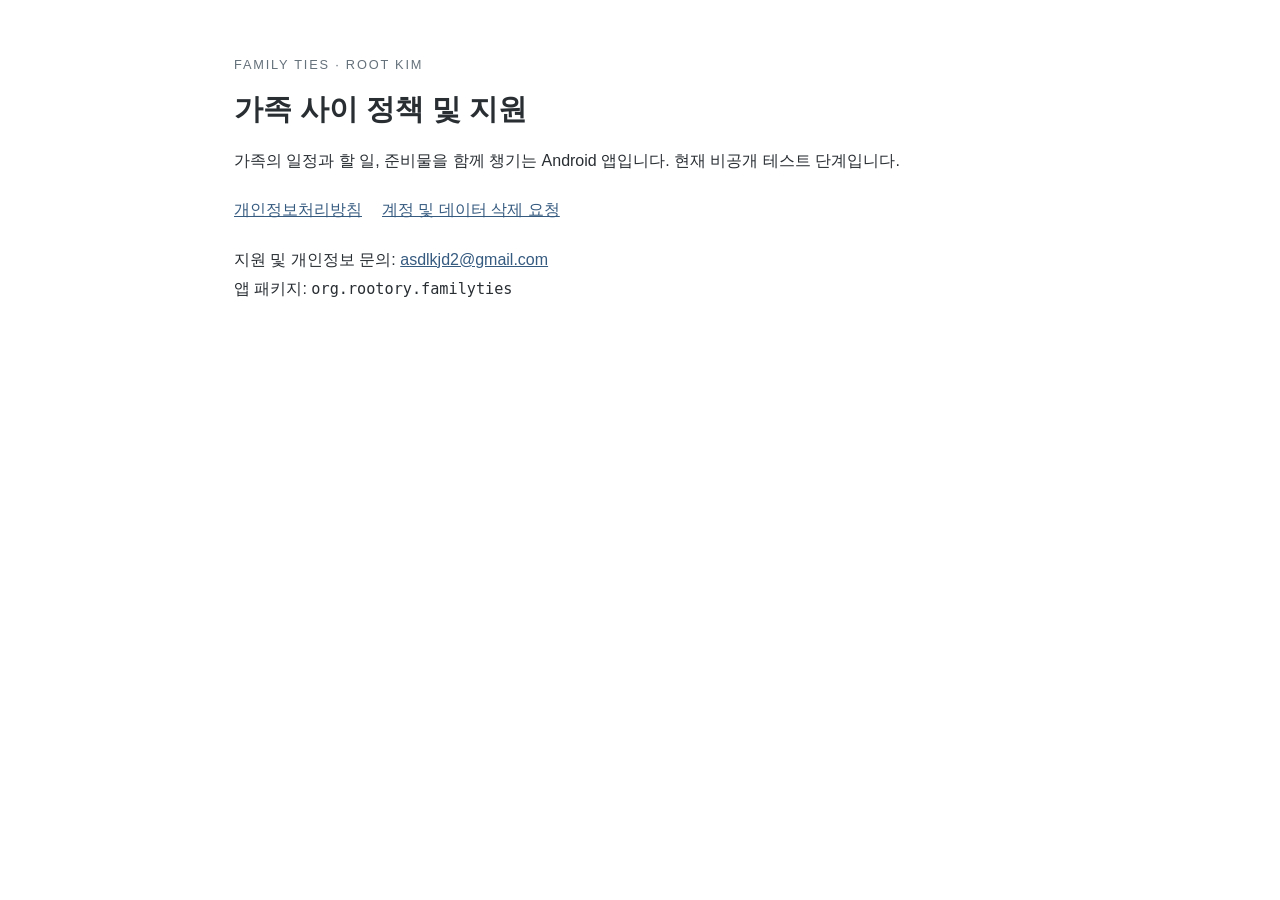
<file: index.html>
<!doctype html><html lang="ko"><head><meta charset="utf-8"><meta name="viewport" content="width=device-width,initial-scale=1"><title>가족 사이 정책 및 지원</title><link rel="stylesheet" href="style.css"></head><body><main>
<p class="eyebrow">FAMILY TIES · ROOT KIM</p><h1>가족 사이 정책 및 지원</h1><p>가족의 일정과 할 일, 준비물을 함께 챙기는 Android 앱입니다. 현재 비공개 테스트 단계입니다.</p>
<nav><a href="privacy_policy.html">개인정보처리방침</a><a href="delete_account.html">계정 및 데이터 삭제 요청</a></nav>
<p>지원 및 개인정보 문의: <a href="mailto:asdlkjd2@gmail.com">asdlkjd2@gmail.com</a><br>앱 패키지: <code>org.rootory.familyties</code></p>
</main></body></html>
</file>
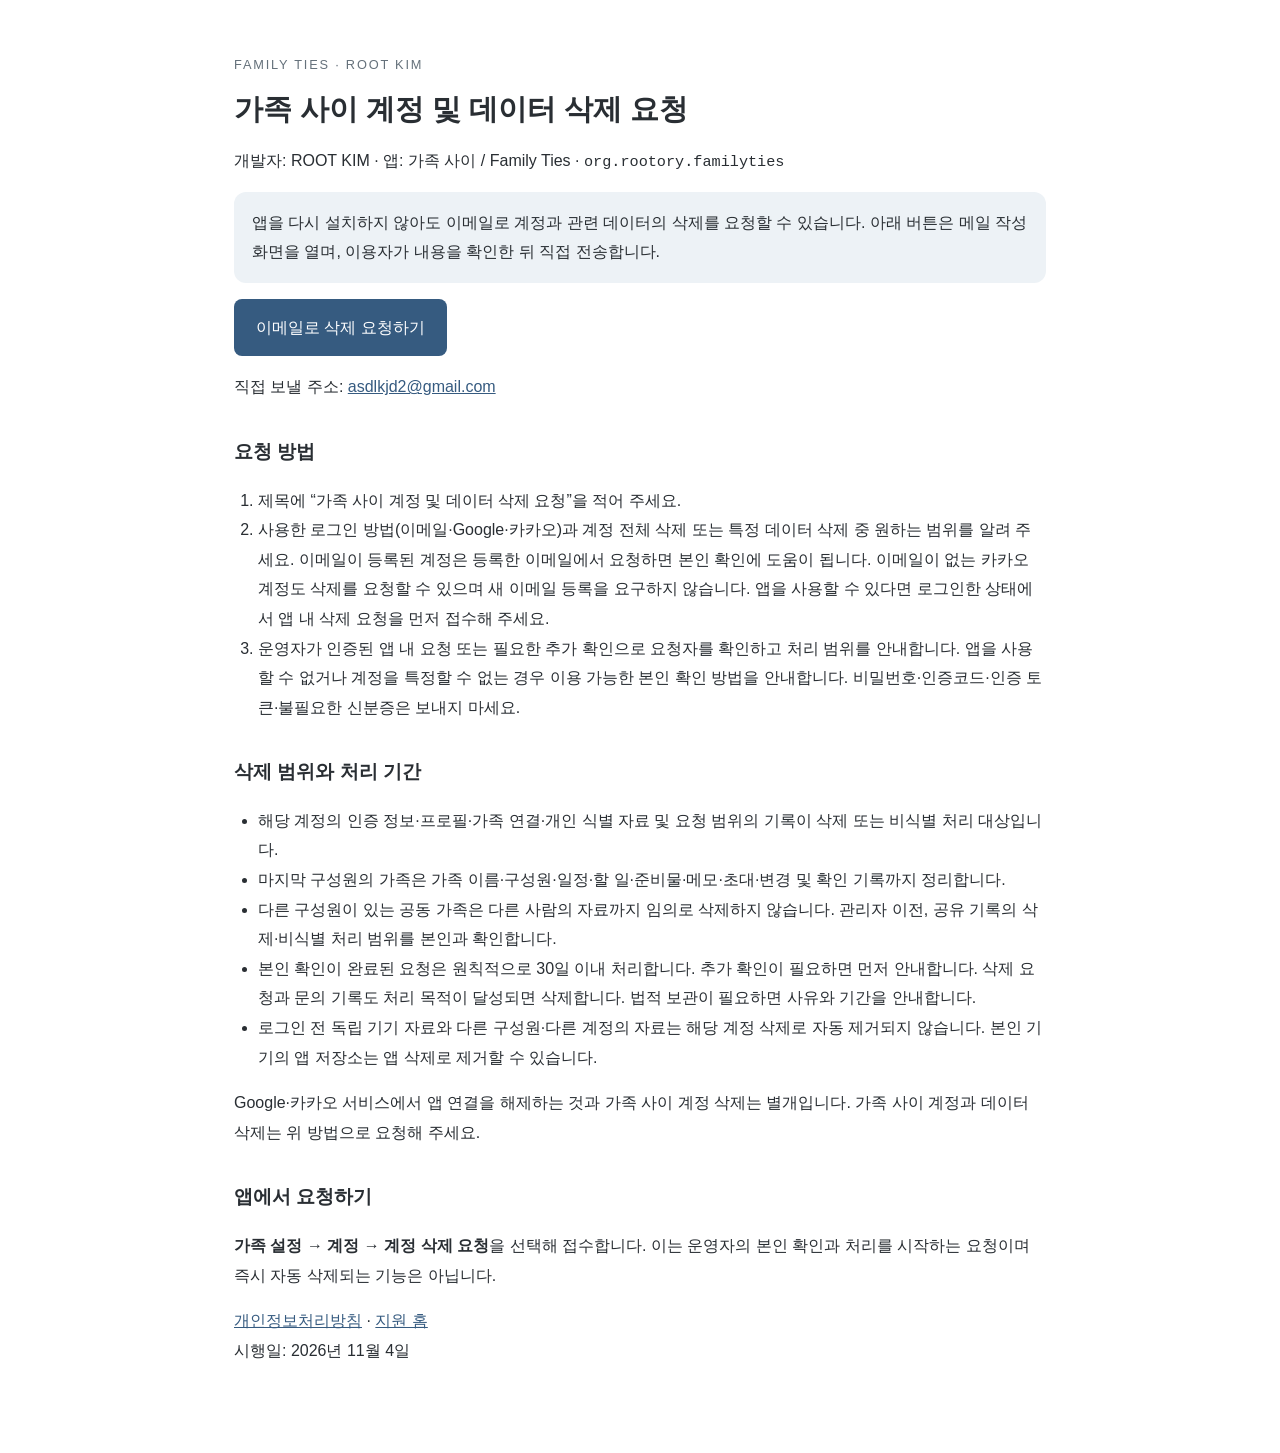
<file: delete_account.html>
<!doctype html><html lang="ko"><head><meta charset="utf-8"><meta name="viewport" content="width=device-width,initial-scale=1"><title>가족 사이 계정 및 데이터 삭제 요청</title><link rel="stylesheet" href="style.css"></head><body><main>
<p class="eyebrow">FAMILY TIES · ROOT KIM</p><h1>가족 사이 계정 및 데이터 삭제 요청</h1><p>개발자: ROOT KIM · 앱: 가족 사이 / Family Ties · <code>org.rootory.familyties</code></p>
<p class="notice">앱을 다시 설치하지 않아도 이메일로 계정과 관련 데이터의 삭제를 요청할 수 있습니다. 아래 버튼은 메일 작성 화면을 열며, 이용자가 내용을 확인한 뒤 직접 전송합니다.</p>
<p><a class="request" href="mailto:asdlkjd2@gmail.com?subject=%EA%B0%80%EC%A1%B1%20%EC%82%AC%EC%9D%B4%20%EA%B3%84%EC%A0%95%20%EB%B0%8F%20%EB%8D%B0%EC%9D%B4%ED%84%B0%20%EC%82%AD%EC%A0%9C%20%EC%9A%94%EC%B2%AD">이메일로 삭제 요청하기</a></p><p>직접 보낼 주소: <a href="mailto:asdlkjd2@gmail.com">asdlkjd2@gmail.com</a></p>
<h2>요청 방법</h2><ol><li>제목에 “가족 사이 계정 및 데이터 삭제 요청”을 적어 주세요.</li><li>사용한 로그인 방법(이메일·Google·카카오)과 계정 전체 삭제 또는 특정 데이터 삭제 중 원하는 범위를 알려 주세요. 이메일이 등록된 계정은 등록한 이메일에서 요청하면 본인 확인에 도움이 됩니다. 이메일이 없는 카카오 계정도 삭제를 요청할 수 있으며 새 이메일 등록을 요구하지 않습니다. 앱을 사용할 수 있다면 로그인한 상태에서 앱 내 삭제 요청을 먼저 접수해 주세요.</li><li>운영자가 인증된 앱 내 요청 또는 필요한 추가 확인으로 요청자를 확인하고 처리 범위를 안내합니다. 앱을 사용할 수 없거나 계정을 특정할 수 없는 경우 이용 가능한 본인 확인 방법을 안내합니다. 비밀번호·인증코드·인증 토큰·불필요한 신분증은 보내지 마세요.</li></ol>
<h2>삭제 범위와 처리 기간</h2><ul><li>해당 계정의 인증 정보·프로필·가족 연결·개인 식별 자료 및 요청 범위의 기록이 삭제 또는 비식별 처리 대상입니다.</li><li>마지막 구성원의 가족은 가족 이름·구성원·일정·할 일·준비물·메모·초대·변경 및 확인 기록까지 정리합니다.</li><li>다른 구성원이 있는 공동 가족은 다른 사람의 자료까지 임의로 삭제하지 않습니다. 관리자 이전, 공유 기록의 삭제·비식별 처리 범위를 본인과 확인합니다.</li><li>본인 확인이 완료된 요청은 원칙적으로 30일 이내 처리합니다. 추가 확인이 필요하면 먼저 안내합니다. 삭제 요청과 문의 기록도 처리 목적이 달성되면 삭제합니다. 법적 보관이 필요하면 사유와 기간을 안내합니다.</li><li>로그인 전 독립 기기 자료와 다른 구성원·다른 계정의 자료는 해당 계정 삭제로 자동 제거되지 않습니다. 본인 기기의 앱 저장소는 앱 삭제로 제거할 수 있습니다.</li></ul>
<p>Google·카카오 서비스에서 앱 연결을 해제하는 것과 가족 사이 계정 삭제는 별개입니다. 가족 사이 계정과 데이터 삭제는 위 방법으로 요청해 주세요.</p>
<h2>앱에서 요청하기</h2><p><strong>가족 설정 → 계정 → 계정 삭제 요청</strong>을 선택해 접수합니다. 이는 운영자의 본인 확인과 처리를 시작하는 요청이며 즉시 자동 삭제되는 기능은 아닙니다.</p>
<p><a href="privacy_policy.html">개인정보처리방침</a> · <a href="index.html">지원 홈</a><br>시행일: 2026년 11월 4일</p>
</main></body></html>
</file>
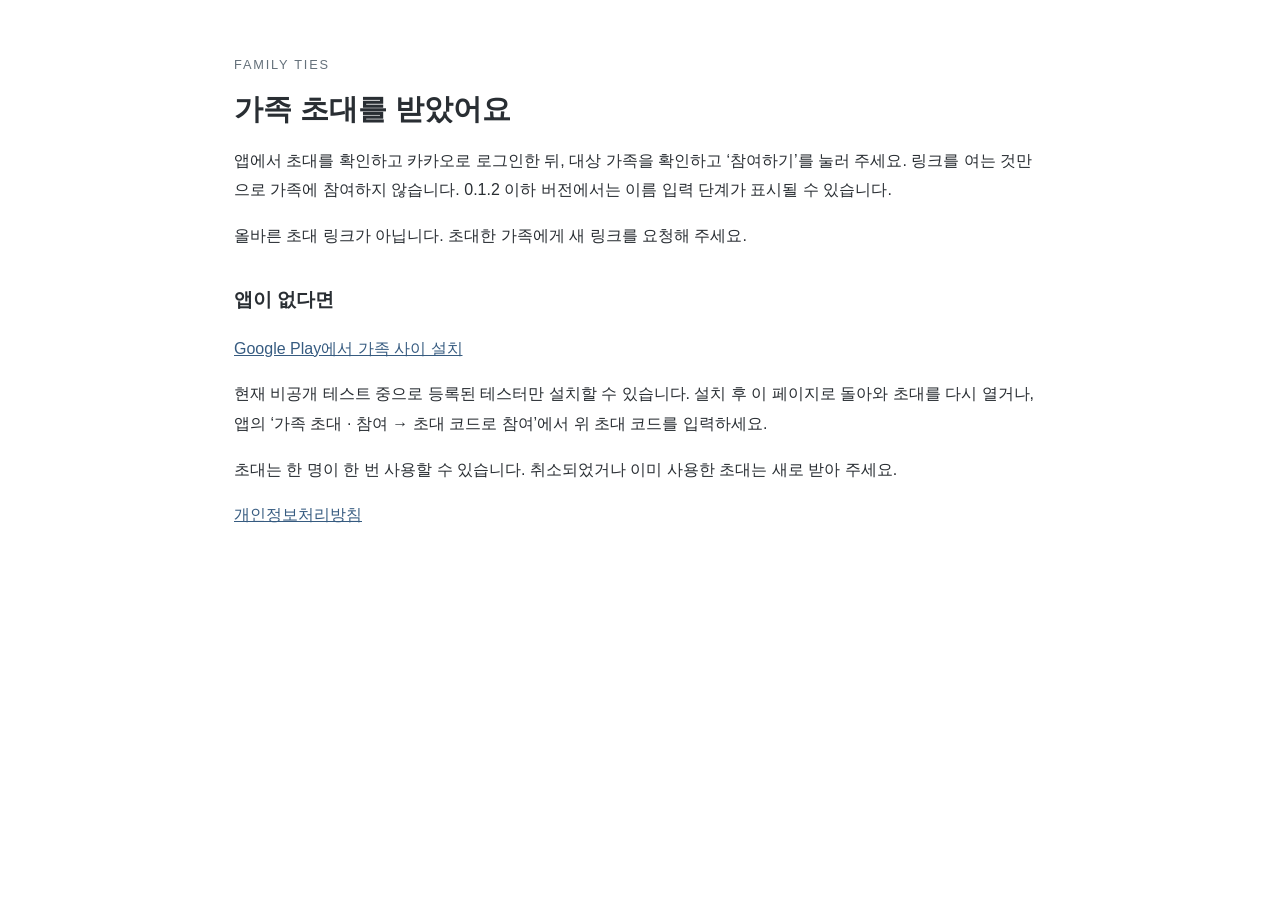
<file: invite.html>
<!doctype html>
<html lang="ko"><head><meta charset="utf-8"><meta name="viewport" content="width=device-width,initial-scale=1"><meta name="referrer" content="no-referrer"><meta name="robots" content="noindex,nofollow"><title>가족 사이 초대</title><link rel="stylesheet" href="style.css"></head>
<body><main><p class="eyebrow">FAMILY TIES</p><h1>가족 초대를 받았어요</h1>
<p>앱에서 초대를 확인하고 카카오로 로그인한 뒤, 대상 가족을 확인하고 ‘참여하기’를 눌러 주세요. 링크를 여는 것만으로 가족에 참여하지 않습니다. 0.1.2 이하 버전에서는 이름 입력 단계가 표시될 수 있습니다.</p>
<section id="invitation" hidden><p><a id="open">앱에서 초대 확인</a></p><p>초대 코드: <code id="code"></code></p><button id="copy" type="button">초대 코드 복사</button><p id="status" role="status"></p></section>
<p id="invalid" hidden>올바른 초대 링크가 아닙니다. 초대한 가족에게 새 링크를 요청해 주세요.</p>
<h2>앱이 없다면</h2><p><a href="https://play.google.com/store/apps/details?id=org.rootory.familyties">Google Play에서 가족 사이 설치</a></p><p>현재 비공개 테스트 중으로 등록된 테스터만 설치할 수 있습니다. 설치 후 이 페이지로 돌아와 초대를 다시 열거나, 앱의 ‘가족 초대 · 참여 → 초대 코드로 참여’에서 위 초대 코드를 입력하세요.</p>
<p>초대는 한 명이 한 번 사용할 수 있습니다. 취소되었거나 이미 사용한 초대는 새로 받아 주세요.</p><p><a href="privacy_policy.html">개인정보처리방침</a></p>
</main><script>
'use strict';
const code = location.hash.slice(1);
if (/^[0-9a-f]{36}$/.test(code)) {
  document.getElementById('invitation').hidden = false;
  document.getElementById('code').textContent = code;
  document.getElementById('open').href = 'familyties://invite?code=' + code;
  document.getElementById('copy').onclick = async () => {
    try { await navigator.clipboard.writeText(code); document.getElementById('status').textContent = '초대 코드를 복사했어요.'; }
    catch { document.getElementById('status').textContent = '위 초대 코드를 길게 눌러 직접 복사해 주세요.'; }
  };
} else { document.getElementById('invalid').hidden = false; }
</script></body></html>
</file>
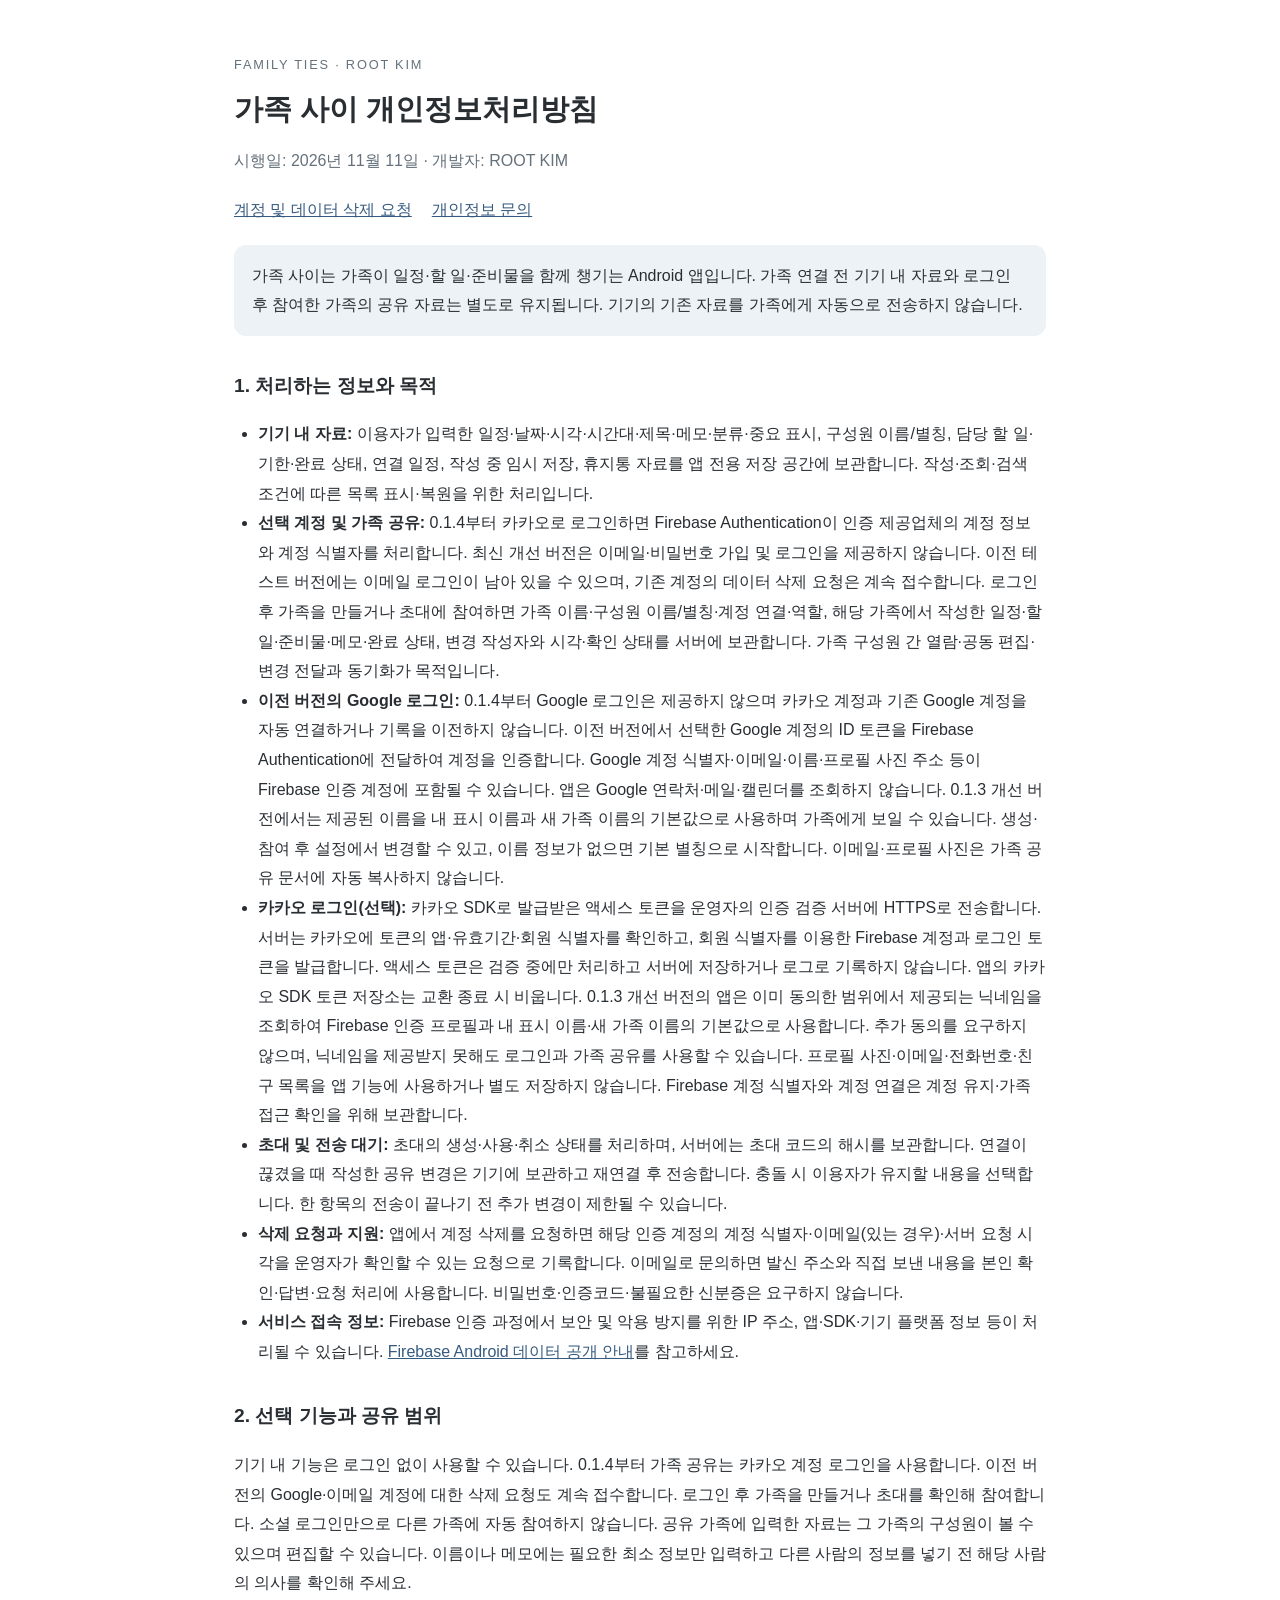
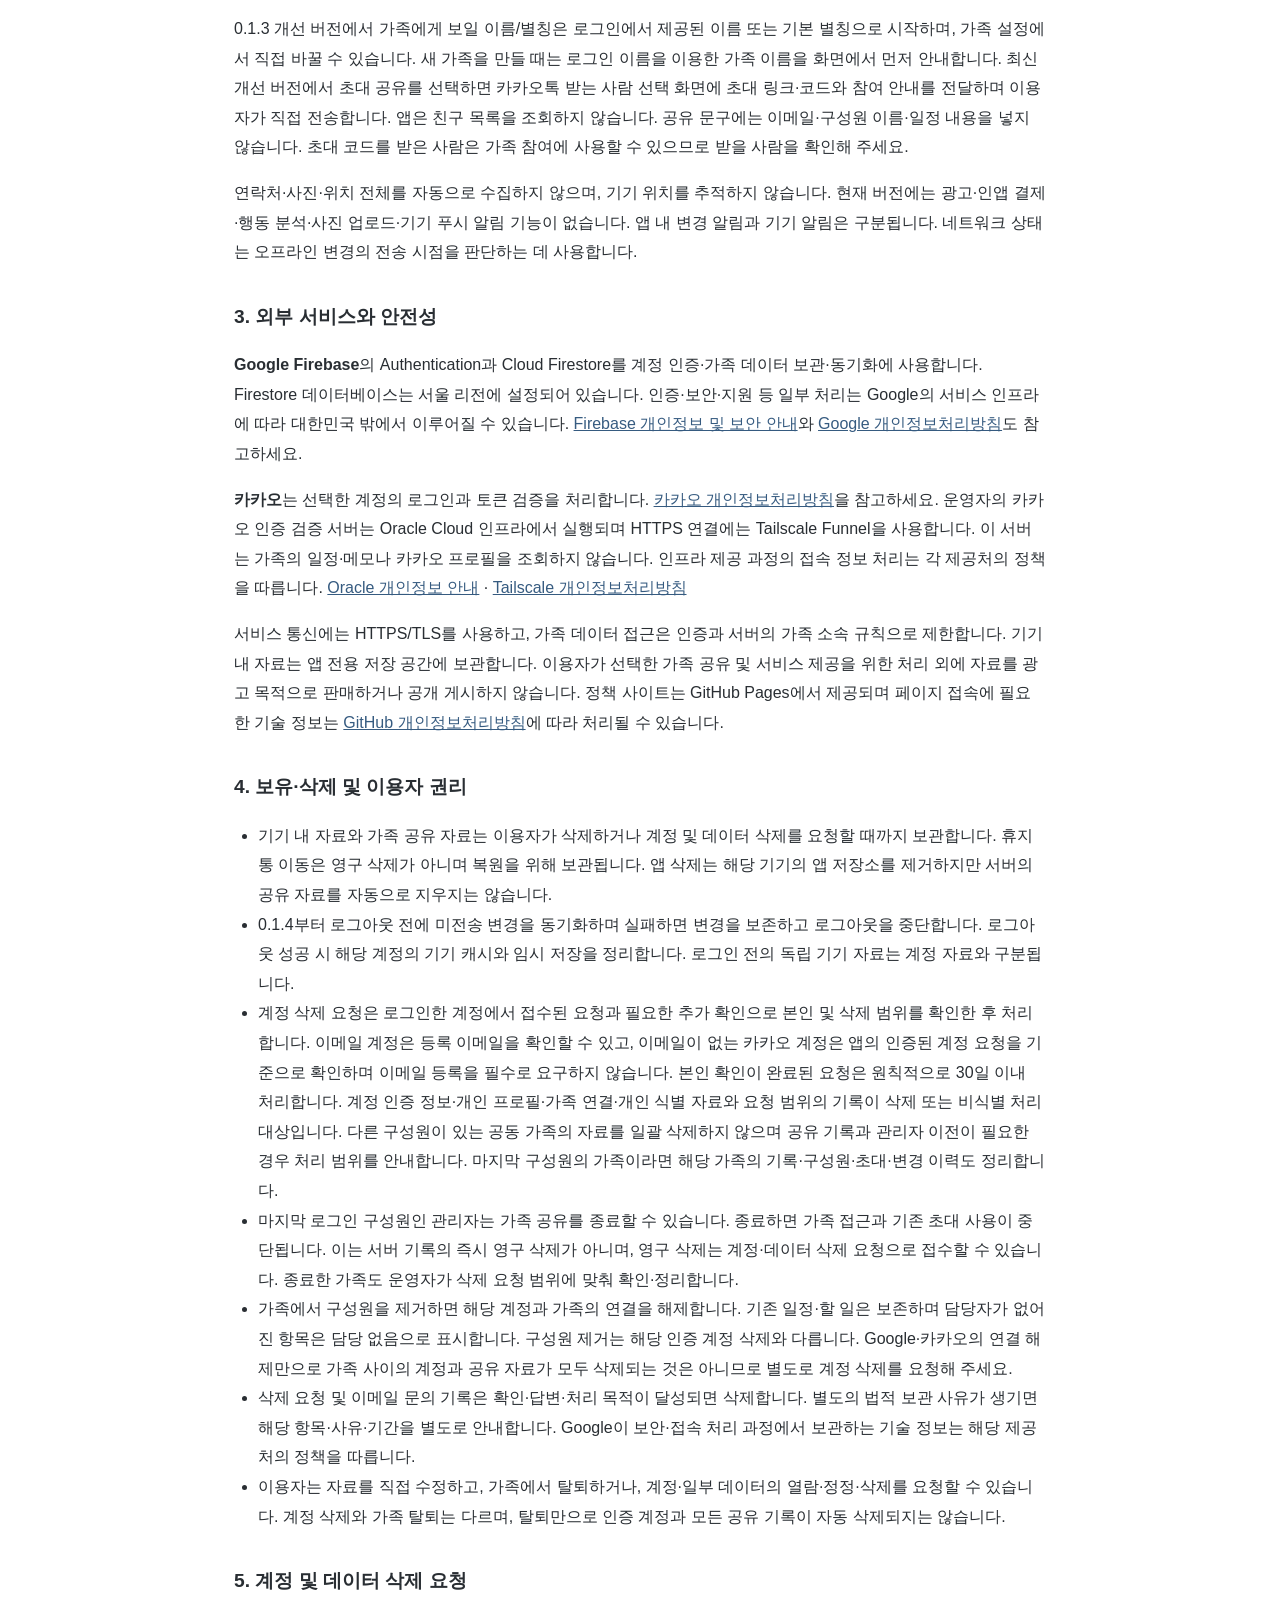
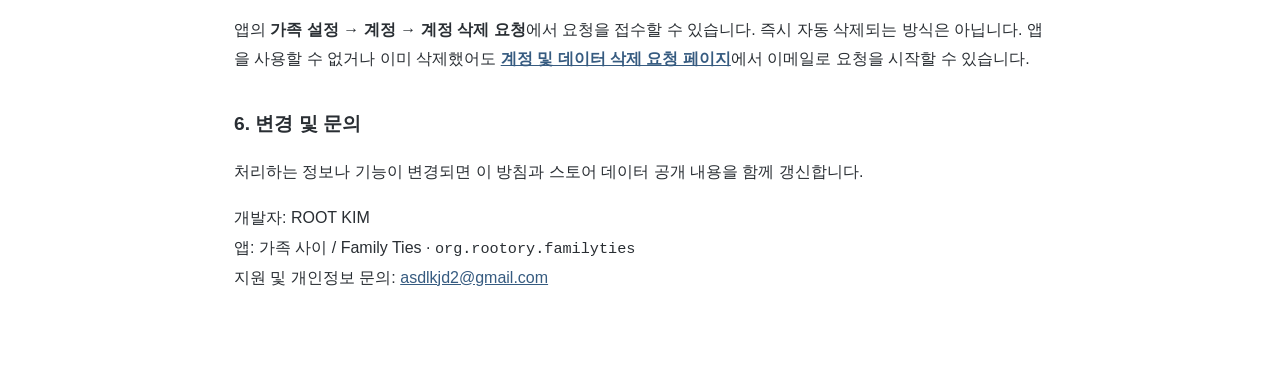
<file: privacy_policy.html>
<!doctype html><html lang="ko"><head><meta charset="utf-8"><meta name="viewport" content="width=device-width,initial-scale=1"><title>가족 사이 개인정보처리방침</title><link rel="stylesheet" href="style.css"></head><body><main>
<p class="eyebrow">FAMILY TIES · ROOT KIM</p><h1>가족 사이 개인정보처리방침</h1><p class="effective">시행일: 2026년 11월 11일 · 개발자: ROOT KIM</p>
<nav><a href="delete_account.html">계정 및 데이터 삭제 요청</a><a href="mailto:asdlkjd2@gmail.com">개인정보 문의</a></nav>
<p class="notice">가족 사이는 가족이 일정·할 일·준비물을 함께 챙기는 Android 앱입니다. 가족 연결 전 기기 내 자료와 로그인 후 참여한 가족의 공유 자료는 별도로 유지됩니다. 기기의 기존 자료를 가족에게 자동으로 전송하지 않습니다.</p>
<h2>1. 처리하는 정보와 목적</h2><ul>
<li><strong>기기 내 자료:</strong> 이용자가 입력한 일정·날짜·시각·시간대·제목·메모·분류·중요 표시, 구성원 이름/별칭, 담당 할 일·기한·완료 상태, 연결 일정, 작성 중 임시 저장, 휴지통 자료를 앱 전용 저장 공간에 보관합니다. 작성·조회·검색 조건에 따른 목록 표시·복원을 위한 처리입니다.</li>
<li><strong>선택 계정 및 가족 공유:</strong> 0.1.4부터 카카오로 로그인하면 Firebase Authentication이 인증 제공업체의 계정 정보와 계정 식별자를 처리합니다. 최신 개선 버전은 이메일·비밀번호 가입 및 로그인을 제공하지 않습니다. 이전 테스트 버전에는 이메일 로그인이 남아 있을 수 있으며, 기존 계정의 데이터 삭제 요청은 계속 접수합니다. 로그인 후 가족을 만들거나 초대에 참여하면 가족 이름·구성원 이름/별칭·계정 연결·역할, 해당 가족에서 작성한 일정·할 일·준비물·메모·완료 상태, 변경 작성자와 시각·확인 상태를 서버에 보관합니다. 가족 구성원 간 열람·공동 편집·변경 전달과 동기화가 목적입니다.</li>
<li><strong>이전 버전의 Google 로그인:</strong> 0.1.4부터 Google 로그인은 제공하지 않으며 카카오 계정과 기존 Google 계정을 자동 연결하거나 기록을 이전하지 않습니다. 이전 버전에서  선택한 Google 계정의 ID 토큰을 Firebase Authentication에 전달하여 계정을 인증합니다. Google 계정 식별자·이메일·이름·프로필 사진 주소 등이 Firebase 인증 계정에 포함될 수 있습니다. 앱은 Google 연락처·메일·캘린더를 조회하지 않습니다. 0.1.3 개선 버전에서는 제공된 이름을 내 표시 이름과 새 가족 이름의 기본값으로 사용하며 가족에게 보일 수 있습니다. 생성·참여 후 설정에서 변경할 수 있고, 이름 정보가 없으면 기본 별칭으로 시작합니다. 이메일·프로필 사진은 가족 공유 문서에 자동 복사하지 않습니다.</li>
<li><strong>카카오 로그인(선택):</strong> 카카오 SDK로 발급받은 액세스 토큰을 운영자의 인증 검증 서버에 HTTPS로 전송합니다. 서버는 카카오에 토큰의 앱·유효기간·회원 식별자를 확인하고, 회원 식별자를 이용한 Firebase 계정과 로그인 토큰을 발급합니다. 액세스 토큰은 검증 중에만 처리하고 서버에 저장하거나 로그로 기록하지 않습니다. 앱의 카카오 SDK 토큰 저장소는 교환 종료 시 비웁니다. 0.1.3 개선 버전의 앱은 이미 동의한 범위에서 제공되는 닉네임을 조회하여 Firebase 인증 프로필과 내 표시 이름·새 가족 이름의 기본값으로 사용합니다. 추가 동의를 요구하지 않으며, 닉네임을 제공받지 못해도 로그인과 가족 공유를 사용할 수 있습니다. 프로필 사진·이메일·전화번호·친구 목록을 앱 기능에 사용하거나 별도 저장하지 않습니다. Firebase 계정 식별자와 계정 연결은 계정 유지·가족 접근 확인을 위해 보관합니다.</li>
<li><strong>초대 및 전송 대기:</strong> 초대의 생성·사용·취소 상태를 처리하며, 서버에는 초대 코드의 해시를 보관합니다. 연결이 끊겼을 때 작성한 공유 변경은 기기에 보관하고 재연결 후 전송합니다. 충돌 시 이용자가 유지할 내용을 선택합니다. 한 항목의 전송이 끝나기 전 추가 변경이 제한될 수 있습니다.</li>
<li><strong>삭제 요청과 지원:</strong> 앱에서 계정 삭제를 요청하면 해당 인증 계정의 계정 식별자·이메일(있는 경우)·서버 요청 시각을 운영자가 확인할 수 있는 요청으로 기록합니다. 이메일로 문의하면 발신 주소와 직접 보낸 내용을 본인 확인·답변·요청 처리에 사용합니다. 비밀번호·인증코드·불필요한 신분증은 요구하지 않습니다.</li>
<li><strong>서비스 접속 정보:</strong> Firebase 인증 과정에서 보안 및 악용 방지를 위한 IP 주소, 앱·SDK·기기 플랫폼 정보 등이 처리될 수 있습니다. <a href="https://firebase.google.com/docs/android/play-data-disclosure">Firebase Android 데이터 공개 안내</a>를 참고하세요.</li>
</ul>
<h2>2. 선택 기능과 공유 범위</h2>
<p>기기 내 기능은 로그인 없이 사용할 수 있습니다. 0.1.4부터 가족 공유는 카카오 계정 로그인을 사용합니다. 이전 버전의 Google·이메일 계정에 대한 삭제 요청도 계속 접수합니다. 로그인 후 가족을 만들거나 초대를 확인해 참여합니다. 소셜 로그인만으로 다른 가족에 자동 참여하지 않습니다. 공유 가족에 입력한 자료는 그 가족의 구성원이 볼 수 있으며 편집할 수 있습니다. 이름이나 메모에는 필요한 최소 정보만 입력하고 다른 사람의 정보를 넣기 전 해당 사람의 의사를 확인해 주세요.</p>
<p>0.1.3 개선 버전에서 가족에게 보일 이름/별칭은 로그인에서 제공된 이름 또는 기본 별칭으로 시작하며, 가족 설정에서 직접 바꿀 수 있습니다. 새 가족을 만들 때는 로그인 이름을 이용한 가족 이름을 화면에서 먼저 안내합니다. 최신 개선 버전에서 초대 공유를 선택하면 카카오톡 받는 사람 선택 화면에 초대 링크·코드와 참여 안내를 전달하며 이용자가 직접 전송합니다. 앱은 친구 목록을 조회하지 않습니다. 공유 문구에는 이메일·구성원 이름·일정 내용을 넣지 않습니다. 초대 코드를 받은 사람은 가족 참여에 사용할 수 있으므로 받을 사람을 확인해 주세요.</p>
<p>연락처·사진·위치 전체를 자동으로 수집하지 않으며, 기기 위치를 추적하지 않습니다. 현재 버전에는 광고·인앱 결제·행동 분석·사진 업로드·기기 푸시 알림 기능이 없습니다. 앱 내 변경 알림과 기기 알림은 구분됩니다. 네트워크 상태는 오프라인 변경의 전송 시점을 판단하는 데 사용합니다.</p>
<h2>3. 외부 서비스와 안전성</h2>
<p><strong>Google Firebase</strong>의 Authentication과 Cloud Firestore를 계정 인증·가족 데이터 보관·동기화에 사용합니다. Firestore 데이터베이스는 서울 리전에 설정되어 있습니다. 인증·보안·지원 등 일부 처리는 Google의 서비스 인프라에 따라 대한민국 밖에서 이루어질 수 있습니다. <a href="https://firebase.google.com/support/privacy">Firebase 개인정보 및 보안 안내</a>와 <a href="https://policies.google.com/privacy">Google 개인정보처리방침</a>도 참고하세요.</p>
<p><strong>카카오</strong>는 선택한 계정의 로그인과 토큰 검증을 처리합니다. <a href="https://www.kakao.com/policy/privacy">카카오 개인정보처리방침</a>을 참고하세요. 운영자의 카카오 인증 검증 서버는 Oracle Cloud 인프라에서 실행되며 HTTPS 연결에는 Tailscale Funnel을 사용합니다. 이 서버는 가족의 일정·메모나 카카오 프로필을 조회하지 않습니다. 인프라 제공 과정의 접속 정보 처리는 각 제공처의 정책을 따릅니다. <a href="https://www.oracle.com/legal/privacy/">Oracle 개인정보 안내</a> · <a href="https://tailscale.com/privacy-policy">Tailscale 개인정보처리방침</a></p>
<p>서비스 통신에는 HTTPS/TLS를 사용하고, 가족 데이터 접근은 인증과 서버의 가족 소속 규칙으로 제한합니다. 기기 내 자료는 앱 전용 저장 공간에 보관합니다. 이용자가 선택한 가족 공유 및 서비스 제공을 위한 처리 외에 자료를 광고 목적으로 판매하거나 공개 게시하지 않습니다. 정책 사이트는 GitHub Pages에서 제공되며 페이지 접속에 필요한 기술 정보는 <a href="https://docs.github.com/en/site-policy/privacy-policies/github-general-privacy-statement">GitHub 개인정보처리방침</a>에 따라 처리될 수 있습니다.</p>
<h2>4. 보유·삭제 및 이용자 권리</h2><ul>
<li>기기 내 자료와 가족 공유 자료는 이용자가 삭제하거나 계정 및 데이터 삭제를 요청할 때까지 보관합니다. 휴지통 이동은 영구 삭제가 아니며 복원을 위해 보관됩니다. 앱 삭제는 해당 기기의 앱 저장소를 제거하지만 서버의 공유 자료를 자동으로 지우지는 않습니다.</li>
<li>0.1.4부터 로그아웃 전에 미전송 변경을 동기화하며 실패하면 변경을 보존하고 로그아웃을 중단합니다. 로그아웃 성공 시 해당 계정의 기기 캐시와 임시 저장을 정리합니다. 로그인 전의 독립 기기 자료는 계정 자료와 구분됩니다.</li>
<li>계정 삭제 요청은 로그인한 계정에서 접수된 요청과 필요한 추가 확인으로 본인 및 삭제 범위를 확인한 후 처리합니다. 이메일 계정은 등록 이메일을 확인할 수 있고, 이메일이 없는 카카오 계정은 앱의 인증된 계정 요청을 기준으로 확인하며 이메일 등록을 필수로 요구하지 않습니다. 본인 확인이 완료된 요청은 원칙적으로 30일 이내 처리합니다. 계정 인증 정보·개인 프로필·가족 연결·개인 식별 자료와 요청 범위의 기록이 삭제 또는 비식별 처리 대상입니다. 다른 구성원이 있는 공동 가족의 자료를 일괄 삭제하지 않으며 공유 기록과 관리자 이전이 필요한 경우 처리 범위를 안내합니다. 마지막 구성원의 가족이라면 해당 가족의 기록·구성원·초대·변경 이력도 정리합니다.</li>
<li>마지막 로그인 구성원인 관리자는 가족 공유를 종료할 수 있습니다. 종료하면 가족 접근과 기존 초대 사용이 중단됩니다. 이는 서버 기록의 즉시 영구 삭제가 아니며, 영구 삭제는 계정·데이터 삭제 요청으로 접수할 수 있습니다. 종료한 가족도 운영자가 삭제 요청 범위에 맞춰 확인·정리합니다.</li>
<li>가족에서 구성원을 제거하면 해당 계정과 가족의 연결을 해제합니다. 기존 일정·할 일은 보존하며 담당자가 없어진 항목은 담당 없음으로 표시합니다. 구성원 제거는 해당 인증 계정 삭제와 다릅니다. Google·카카오의 연결 해제만으로 가족 사이의 계정과 공유 자료가 모두 삭제되는 것은 아니므로 별도로 계정 삭제를 요청해 주세요.</li>
<li>삭제 요청 및 이메일 문의 기록은 확인·답변·처리 목적이 달성되면 삭제합니다. 별도의 법적 보관 사유가 생기면 해당 항목·사유·기간을 별도로 안내합니다. Google이 보안·접속 처리 과정에서 보관하는 기술 정보는 해당 제공처의 정책을 따릅니다.</li>
<li>이용자는 자료를 직접 수정하고, 가족에서 탈퇴하거나, 계정·일부 데이터의 열람·정정·삭제를 요청할 수 있습니다. 계정 삭제와 가족 탈퇴는 다르며, 탈퇴만으로 인증 계정과 모든 공유 기록이 자동 삭제되지는 않습니다.</li>
</ul>
<h2>5. 계정 및 데이터 삭제 요청</h2>
<p>앱의 <strong>가족 설정 → 계정 → 계정 삭제 요청</strong>에서 요청을 접수할 수 있습니다. 즉시 자동 삭제되는 방식은 아닙니다. 앱을 사용할 수 없거나 이미 삭제했어도 <a href="delete_account.html"><strong>계정 및 데이터 삭제 요청 페이지</strong></a>에서 이메일로 요청을 시작할 수 있습니다.</p>
<h2>6. 변경 및 문의</h2><p>처리하는 정보나 기능이 변경되면 이 방침과 스토어 데이터 공개 내용을 함께 갱신합니다.</p>
<p>개발자: ROOT KIM<br>앱: 가족 사이 / Family Ties · <code>org.rootory.familyties</code><br>지원 및 개인정보 문의: <a href="mailto:asdlkjd2@gmail.com">asdlkjd2@gmail.com</a></p>
</main></body></html>
</file>
<file: style.css>
*{box-sizing:border-box}body{font-family:-apple-system,BlinkMacSystemFont,"Segoe UI","Noto Sans KR",sans-serif;color:#292e33;max-width:860px;margin:auto;padding:40px 24px 72px;line-height:1.85;overflow-wrap:anywhere;background:#fff}h1{font-size:1.8rem;line-height:1.4;margin:0 0 12px}h2{font-size:1.2rem;margin:32px 0 10px}p,li{font-size:1rem}ul,ol{padding-left:24px}.effective,.eyebrow{color:#65717b}.eyebrow{font-size:.8rem;letter-spacing:.14em}.notice{background:#edf2f6;border-radius:12px;padding:16px 18px}a{color:#365b80}a:focus-visible{outline:2px solid #365b80;outline-offset:4px}nav{display:flex;flex-wrap:wrap;gap:20px;margin:20px 0}.request{display:inline-block;padding:14px 22px;background:#365b80;color:#fff;border-radius:8px;text-decoration:none}code{font-size:.95em}
</file>
